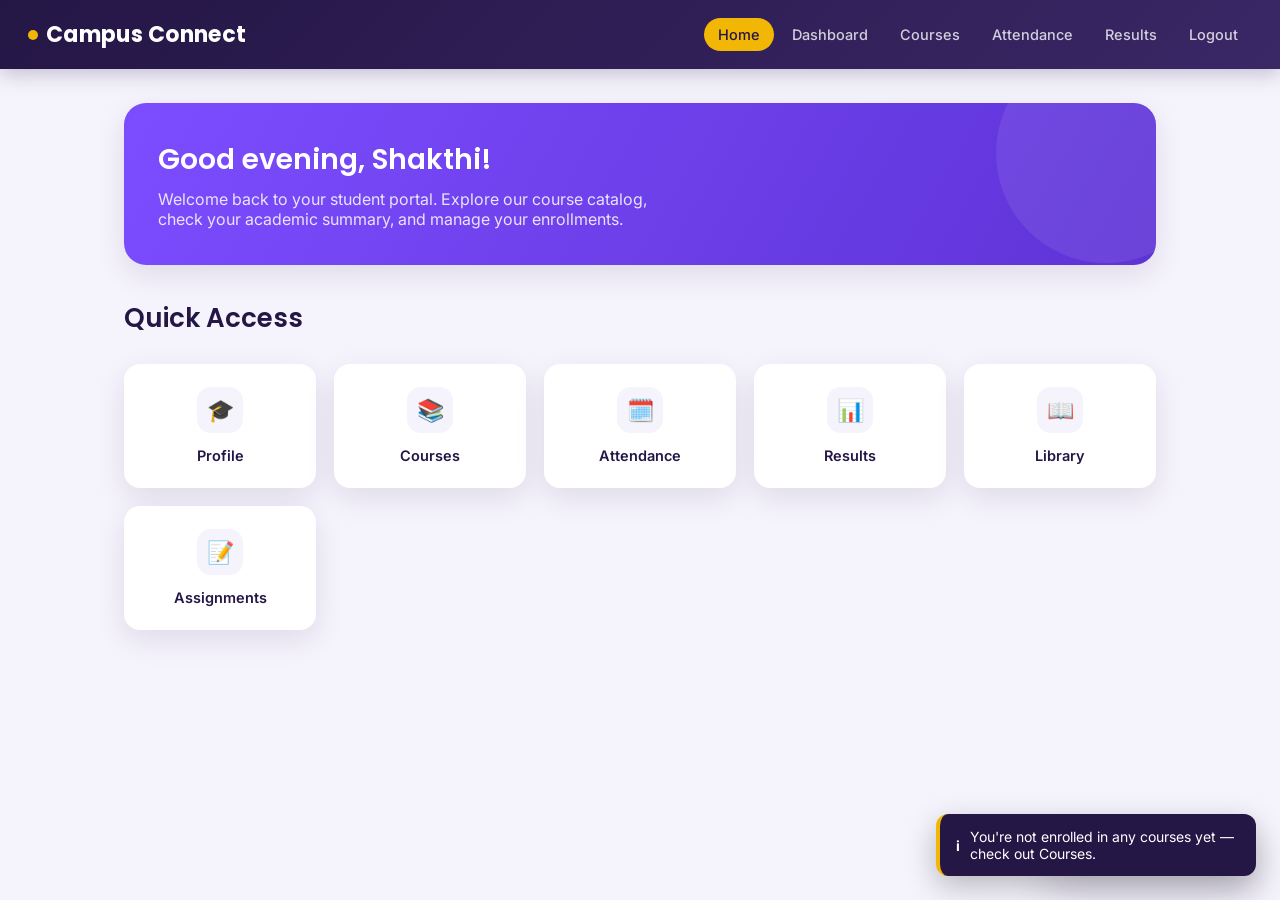
<file: index.html>
<!DOCTYPE html>
<html lang="en">
<head>
<meta charset="UTF-8">
<meta name="viewport" content="width=device-width, initial-scale=1.0">
<meta http-equiv="refresh" content="0; url=Home.html">
<title>Campus Connect</title>
</head>
<body>
<p>Opening Campus Connect… <a href="Home.html">Continue to the home page</a></p>
<script>window.location.replace("Home.html");</script>
</body>
</html>
</file>
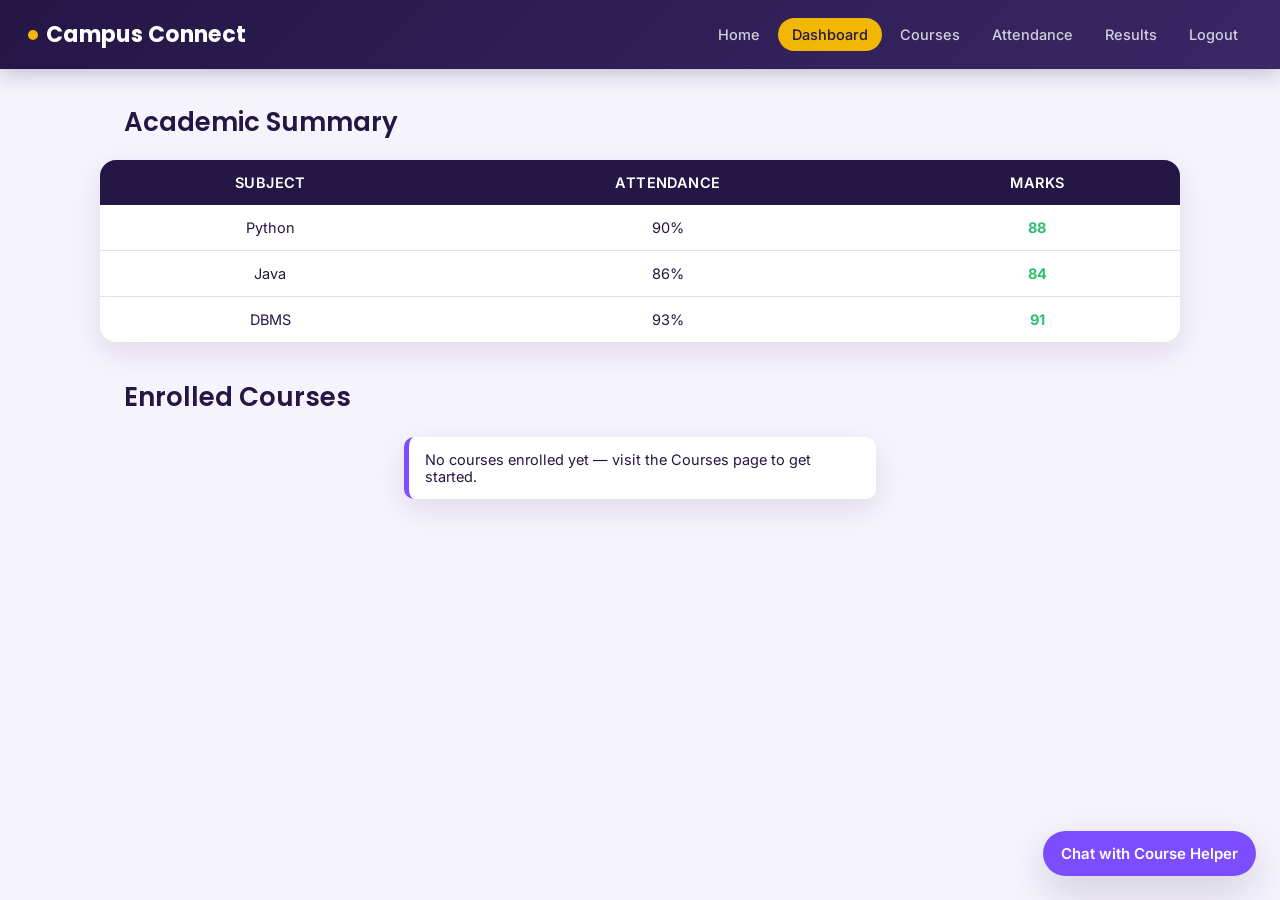
<file: Dashboard.html>
<!DOCTYPE html>
<html lang="en">
<head>
<meta charset="UTF-8">
<meta name="viewport" content="width=device-width, initial-scale=1.0">
<title>Campus Connect — Dashboard</title>
<link rel="preconnect" href="https://fonts.googleapis.com">
<link href="https://fonts.googleapis.com/css2?family=Poppins:wght@500;600;700&family=Inter:wght@400;500;600&display=swap" rel="stylesheet">
<link rel="stylesheet" href="style.css">
</head>
<body>

<div class="topbar">
    <div class="brand"><span class="dot"></span>Campus Connect</div>
    <nav class="navlinks">
        <a class="nav" href="Home.html">Home</a>
        <a class="nav" href="Dashboard.html">Dashboard</a>
        <a class="nav" href="Courses.html">Courses</a>
        <a class="nav">Attendance</a>
        <a class="nav">Results</a>
        <a class="nav" href="Login.html">Logout</a>
    </nav>
</div>

<div class="page-head" id="profile">
    <h2 style="text-align:left;margin-left:0;">Academic Summary</h2>
</div>

<table>
<tr>
<th>Subject</th>
<th>Attendance</th>
<th>Marks</th>
</tr>
<tr>
<td>Python</td>
<td>90%</td>
<td class="grade-good">88</td>
</tr>
<tr>
<td>Java</td>
<td>86%</td>
<td class="grade-good">84</td>
</tr>
<tr>
<td>DBMS</td>
<td>93%</td>
<td class="grade-good">91</td>
</tr>
</table>

<div class="section">
    <h2 style="text-align:left;margin-left:0;">Enrolled Courses</h2>
</div>

<ul id="courseList"></ul>

<script src="app.js"></script>
<script src="auth.js"></script>
<script>

function renderEnrolled(){
    const courses = getEnrolledCourses();
    const list = document.getElementById("courseList");
    list.innerHTML = "";

    if(courses.length === 0){
        list.innerHTML = "<li>No courses enrolled yet — visit the Courses page to get started.</li>";
        return;
    }

    courses.forEach(function(courseId){
        const meta = COURSES.find(course => course.id === courseId);
        const li = document.createElement("li");
        const name = document.createElement("strong");
        name.textContent = meta ? meta.name : courseId;
        li.appendChild(name);
        if(meta){
            li.appendChild(document.createElement("br"));
            if(meta.department){
                const dept = document.createElement("span");
                dept.className = "dept-badge";
                dept.style.margin = "6px 8px 6px 0";
                dept.textContent = meta.department;
                li.appendChild(dept);
            }
            if(meta.instructor){
                const inst = document.createElement("span");
                inst.style.fontSize = "12.5px";
                inst.style.color = "var(--muted)";
                inst.style.marginRight = "10px";
                inst.textContent = "• " + meta.instructor;
                li.appendChild(inst);
            }
            li.appendChild(document.createElement("br"));
            const link = document.createElement("a");
            link.href = courseUrl(meta);
            link.target = "_blank";
            link.rel = "noopener noreferrer";
            link.textContent = "View Course →";
            link.style.display = "inline-block";
            link.style.marginTop = "4px";
            link.style.fontWeight = "600";
            link.style.color = "var(--violet-deep)";
            li.appendChild(link);
        }else{
            const note = document.createElement("div");
            note.className = "course-note";
            note.textContent = "Course details will appear once loaded.";
            li.appendChild(note);
        }
        list.appendChild(li);
    });
}

renderEnrolled();
if(COURSES.length === 0){
    fetchCourseCatalog(0).then(renderEnrolled).catch(function(error){
        console.error("Could not load course details for the dashboard:", error);
    });
}
</script>

</body>
</html>
</file>
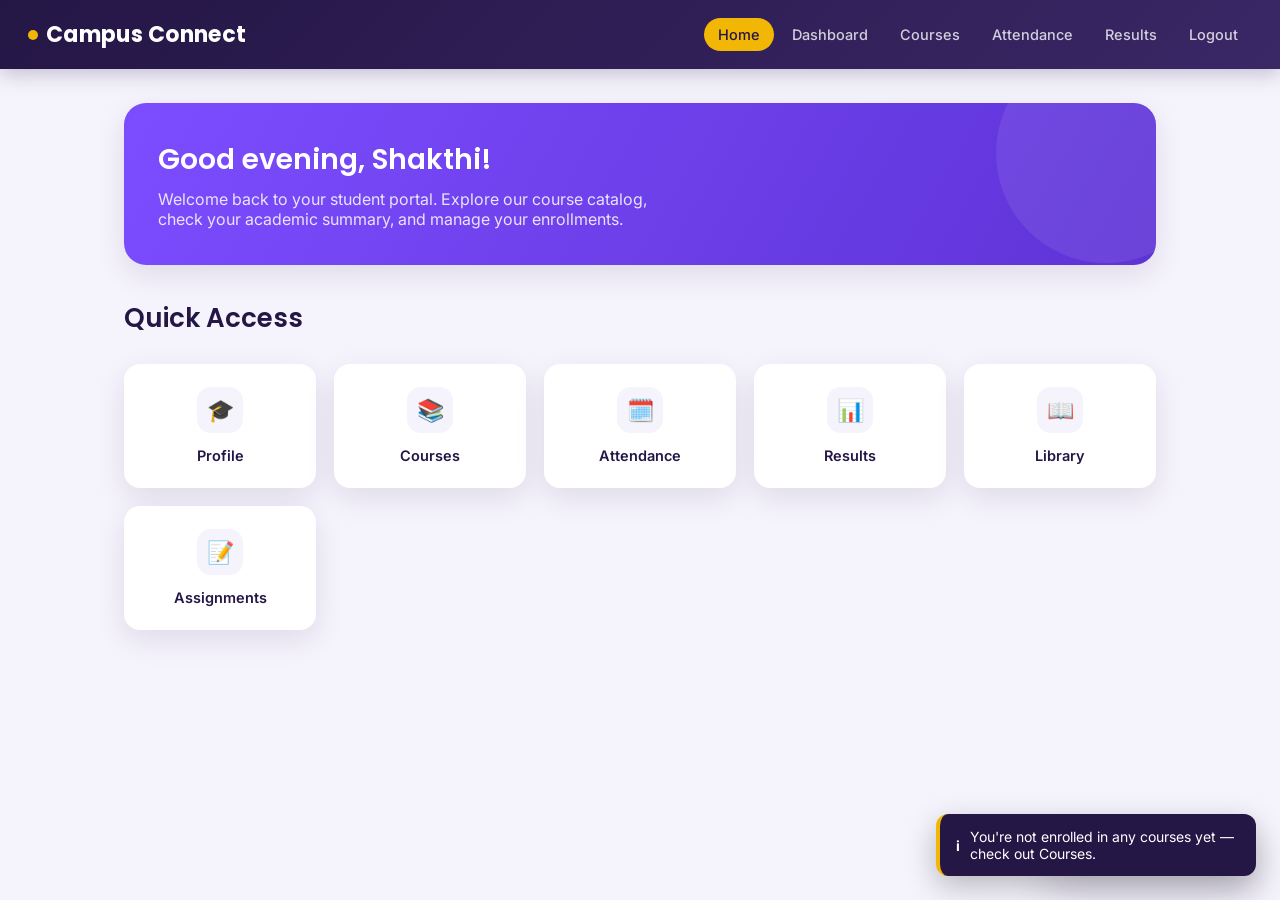
<file: Home.html>
<!DOCTYPE html>
<html lang="en">
<head>
<meta charset="UTF-8">
<meta name="viewport" content="width=device-width, initial-scale=1.0">
<title>Campus Connect — Home</title>
<link rel="preconnect" href="https://fonts.googleapis.com">
<link href="https://fonts.googleapis.com/css2?family=Poppins:wght@500;600;700&family=Inter:wght@400;500;600&display=swap" rel="stylesheet">
<link rel="stylesheet" href="style.css">
</head>
<body>

<div class="topbar">
    <div class="brand"><span class="dot"></span>Campus Connect</div>
    <nav class="navlinks">
        <a class="nav" href="Home.html">Home</a>
        <a class="nav" href="Dashboard.html">Dashboard</a>
        <a class="nav" href="Courses.html">Courses</a>
        <a class="nav">Attendance</a>
        <a class="nav">Results</a>
        <a class="nav" href="Login.html">Logout</a>
    </nav>
</div>

<div class="hero">
    <div class="hero-card">
        <h2 id="greeting">Hello!</h2>
        <p>Welcome back to your student portal. Explore our course catalog, check your academic summary, and manage your enrollments.</p>
    </div>
</div>

<div class="page-head">
    <h2 style="text-align:left;margin-left:0;">Quick Access</h2>
</div>

<div class="quick-grid">
    <a class="quick-card" href="Dashboard.html#profile">
        <div class="quick-icon">🎓</div>
        <span>Profile</span>
    </a>
    <a class="quick-card" href="Courses.html">
        <div class="quick-icon">📚</div>
        <span>Courses</span>
    </a>
    <a class="quick-card" href="Dashboard.html">
        <div class="quick-icon">🗓️</div>
        <span>Attendance</span>
    </a>
    <a class="quick-card" href="Dashboard.html">
        <div class="quick-icon">📊</div>
        <span>Results</span>
    </a>
    <a class="quick-card" id="libraryCard">
        <div class="quick-icon">📖</div>
        <span>Library</span>
    </a>
    <a class="quick-card" id="assignmentsCard">
        <div class="quick-icon">📝</div>
        <span>Assignments</span>
    </a>
</div>

<script src="app.js"></script>
<script src="auth.js"></script>
<script>
document.getElementById("libraryCard").addEventListener("click", function(){
    showToast("Library module coming soon.", "info");
});
document.getElementById("assignmentsCard").addEventListener("click", function(){
    showToast("Assignments module coming soon.", "info");
});

document.addEventListener("DOMContentLoaded", function(){
    const hour = new Date().getHours();
    let timeGreeting = "Hello";
    if(hour < 12) timeGreeting = "Good morning";
    else if(hour < 18) timeGreeting = "Good afternoon";
    else timeGreeting = "Good evening";

    const user = getCurrentUser();
    const firstName = user ? user.name.split(" ")[0] : "Shakthi";

    document.getElementById("greeting").textContent = timeGreeting + ", " + firstName + "!";

    const courses = getEnrolledCourses();
    if(courses.length === 0){
        showToast("You're not enrolled in any courses yet — check out Courses.", "info", 4000);
    }else{
        showToast("You have " + courses.length + " course" + (courses.length > 1 ? "s" : "") + " enrolled.", "success", 3500);
    }
});
</script>

</body>
</html>
</file>
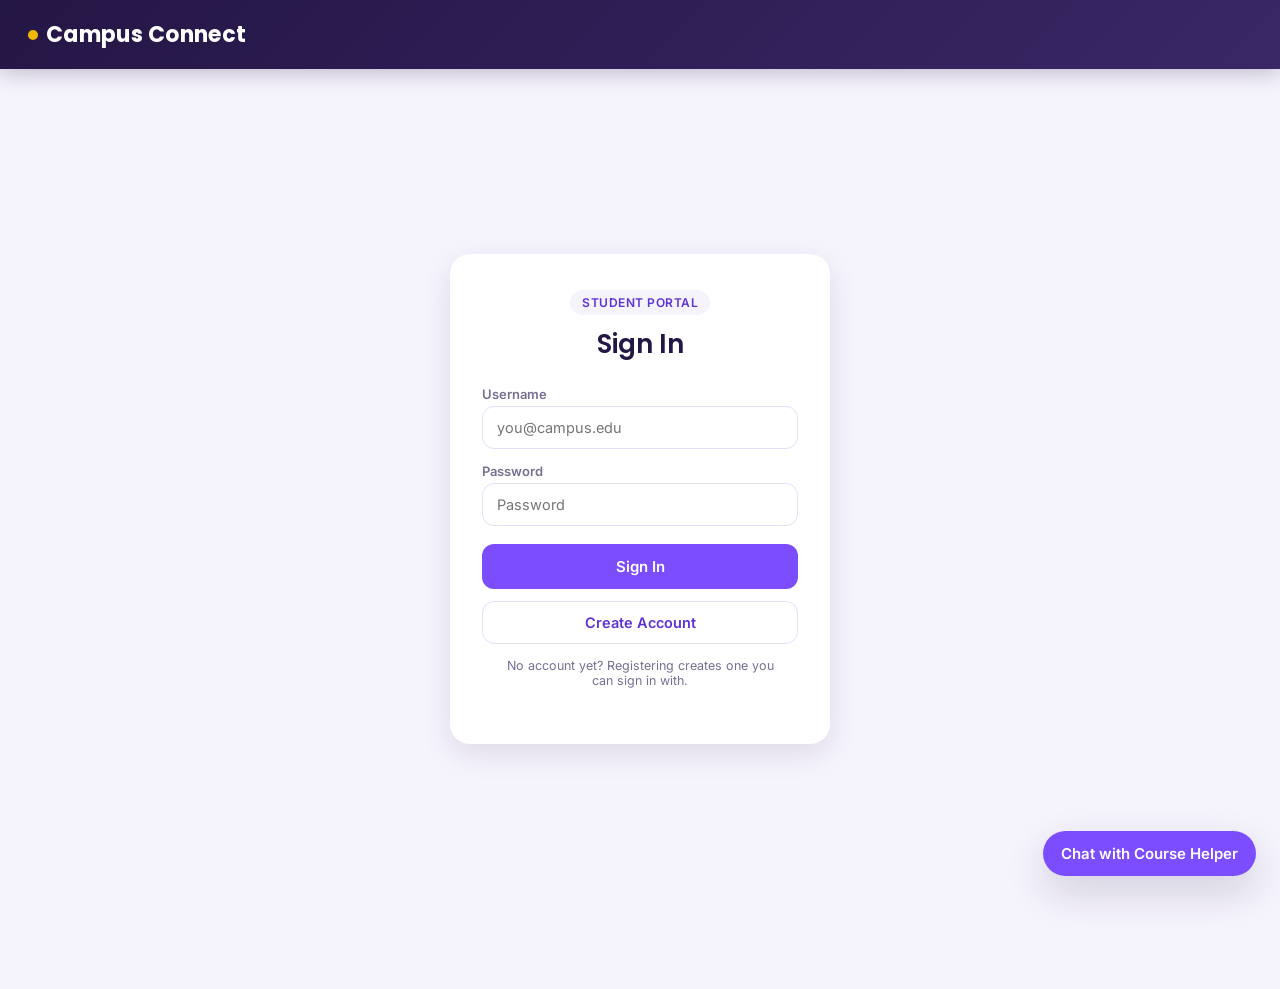
<file: Login.html>
<!DOCTYPE html>
<html lang="en">
<head>
<meta charset="UTF-8">
<meta name="viewport" content="width=device-width, initial-scale=1.0">
<title>Campus Connect — Sign In</title>
<link rel="preconnect" href="https://fonts.googleapis.com">
<link href="https://fonts.googleapis.com/css2?family=Poppins:wght@500;600;700&family=Inter:wght@400;500;600&display=swap" rel="stylesheet">
<link rel="stylesheet" href="style.css">
</head>
<body>

<div class="topbar">
    <div class="brand"><span class="dot"></span>Campus Connect</div>
</div>

<div class="auth-wrap">
<form id="loginForm">
    <div class="form-title">
        <div class="badge">Student Portal</div>
        <h2>Sign In</h2>
    </div>

    <label class="field-label" for="email">Username</label>
    <input id="email" type="email" placeholder="you@campus.edu" required>

    <label class="field-label" for="password">Password</label>
    <input id="password" type="password" placeholder="Password" required>

    <button type="submit">Sign In</button>
    <a class="btn" href="Register.html">Create Account</a>
    <p class="form-hint">No account yet? Registering creates one you can sign in with.</p>
</form>
</div>

<script src="app.js"></script>
<script src="auth.js"></script>
<script>
document.getElementById("loginForm").addEventListener("submit", function(e){
    e.preventDefault();

    const email = document.getElementById("email").value.trim();
    const password = document.getElementById("password").value;

    const success = loginUser(email, password);

    if(success){
        setTimeout(function(){
            window.location.href = "Home.html";
        }, 900);
    }
});
</script>

</body>
</html>
</file>
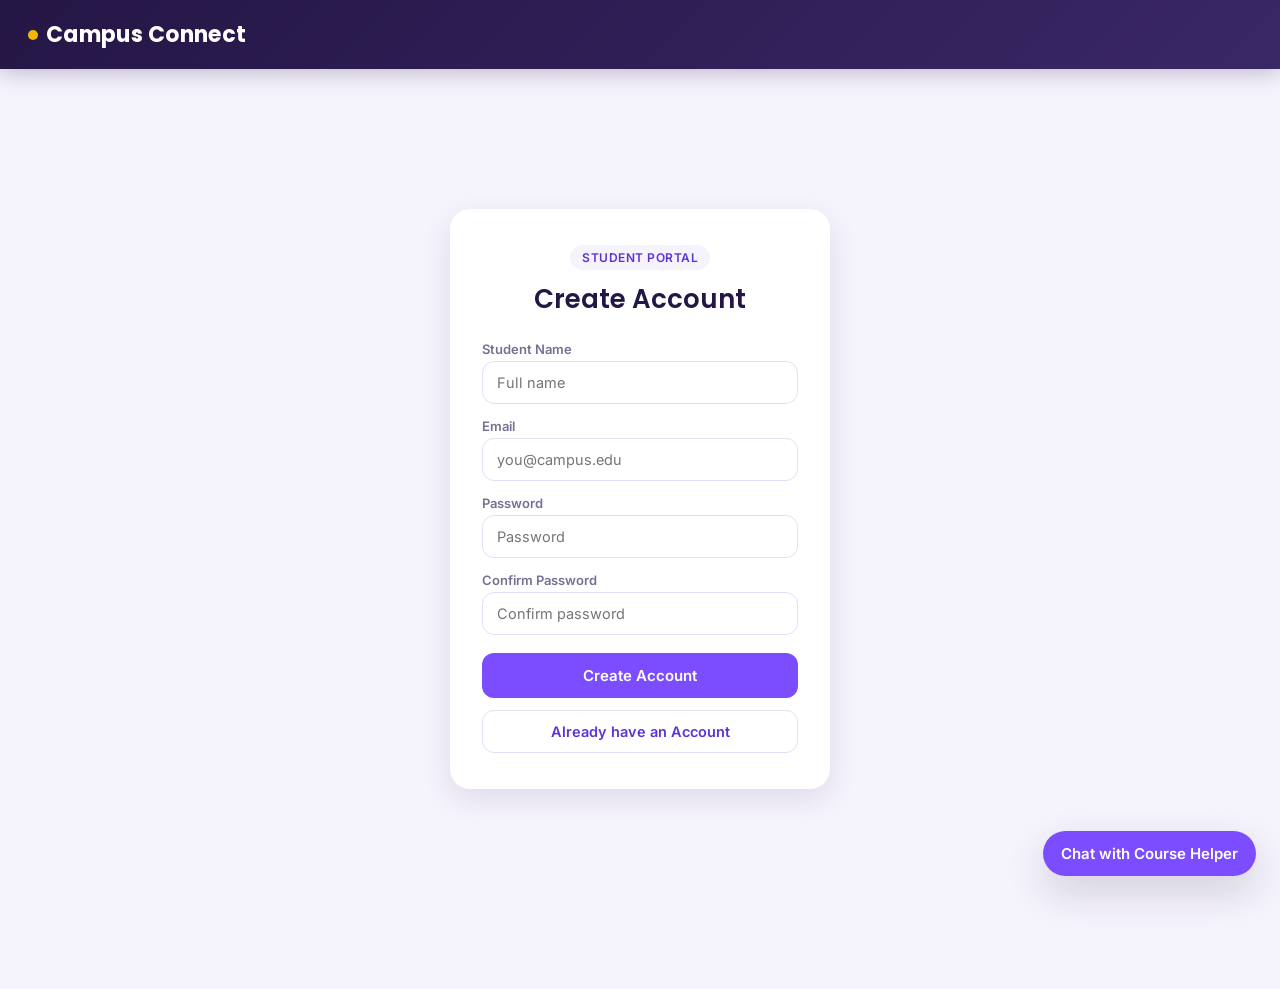
<file: Register.html>
<!DOCTYPE html>
<html lang="en">
<head>
<meta charset="UTF-8">
<meta name="viewport" content="width=device-width, initial-scale=1.0">
<title>Campus Connect — Register</title>
<link rel="preconnect" href="https://fonts.googleapis.com">
<link href="https://fonts.googleapis.com/css2?family=Poppins:wght@500;600;700&family=Inter:wght@400;500;600&display=swap" rel="stylesheet">
<link rel="stylesheet" href="style.css">
</head>
<body>

<div class="topbar">
    <div class="brand"><span class="dot"></span>Campus Connect</div>
</div>

<div class="auth-wrap">
<form id="registerForm">
    <div class="form-title">
        <div class="badge">Student Portal</div>
        <h2>Create Account</h2>
    </div>

    <label class="field-label" for="name">Student Name</label>
    <input id="name" type="text" placeholder="Full name" required>

    <label class="field-label" for="email">Email</label>
    <input id="email" type="email" placeholder="you@campus.edu" required>

    <label class="field-label" for="password">Password</label>
    <input id="password" type="password" placeholder="Password" required>

    <label class="field-label" for="confirm">Confirm Password</label>
    <input id="confirm" type="password" placeholder="Confirm password" required>

    <button type="submit">Create Account</button>
    <a class="btn" href="Login.html">Already have an Account</a>
</form>
</div>

<script src="app.js"></script>
<script src="auth.js"></script>
<script>
document.getElementById("registerForm").addEventListener("submit", function(e){
    e.preventDefault();

    const name = document.getElementById("name").value.trim();
    const email = document.getElementById("email").value.trim();
    const password = document.getElementById("password").value;
    const confirm = document.getElementById("confirm").value;

    const success = registerUser(name, email, password, confirm);

    if(success){
        setTimeout(function(){
            window.location.href = "Home.html";
        }, 900);
    }
});
</script>

</body>
</html>
</file>
<file: style.css>
/* ============================================
   Campus Connect — shared styles
   Palette: ink #241645, violet #7C4DFF,
            gold #F2B705, mint #2FBF71,
            paper #F5F3FC
   ============================================ */

:root{
    --ink:#241645;
    --ink-soft:#3a2766;
    --violet:#7C4DFF;
    --violet-deep:#5E33D6;
    --gold:#F2B705;
    --mint:#2FBF71;
    --danger:#E5484D;
    --paper:#F5F3FC;
    --card:#FFFFFF;
    --text:#241645;
    --muted:#786f92;
    --line:#E4DEFA;
    --radius:16px;
    --shadow:0 10px 30px rgba(36,22,69,.10);
    --shadow-hover:0 16px 40px rgba(36,22,69,.16);
}

*{
    margin:0;
    padding:0;
    box-sizing:border-box;
}

body{
    font-family:'Inter',-apple-system,Segoe UI,sans-serif;
    background:var(--paper);
    color:var(--text);
    min-height:100vh;
    padding-bottom:60px;
}

h1,h2,h3,.brand{
    font-family:'Poppins',Inter,sans-serif;
}

/* ---------- Top bar ---------- */

.topbar{
    background:linear-gradient(135deg,var(--ink) 0%,var(--ink-soft) 100%);
    color:#fff;
    padding:18px 28px;
    display:flex;
    align-items:center;
    justify-content:space-between;
    flex-wrap:wrap;
    gap:12px;
    box-shadow:0 4px 20px rgba(36,22,69,.25);
    position:sticky;
    top:0;
    z-index:100;
}

.brand{
    font-size:22px;
    font-weight:700;
    letter-spacing:.3px;
    display:flex;
    align-items:center;
    gap:8px;
}

.brand .dot{
    width:10px;
    height:10px;
    border-radius:50%;
    background:var(--gold);
    display:inline-block;
}

nav.navlinks{
    display:flex;
    align-items:center;
    gap:4px;
    flex-wrap:wrap;
}

.nav{
    display:inline-block;
    text-decoration:none;
    cursor:pointer;
    padding:8px 14px;
    color:rgba(255,255,255,.78);
    font-weight:500;
    font-size:14.5px;
    border-radius:20px;
    transition:.2s;
}

.nav:hover{
    color:#fff;
    background:rgba(255,255,255,.10);
}

.nav.active{
    color:var(--ink);
    background:var(--gold);
}

/* legacy h1 (kept minimal in case referenced elsewhere) */
h1{ display:none; }

/* ---------- Page heading ---------- */

.page-head{
    max-width:1080px;
    margin:34px auto 8px;
    padding:0 24px;
}

h2{
    color:var(--ink);
    font-size:26px;
    font-weight:600;
    margin:0 0 4px;
}

.subtext{
    color:var(--muted);
    font-size:15px;
    margin-bottom:10px;
}

hr{
    display:none;
}

/* ---------- Hero (Home) ---------- */

.hero{
    max-width:1080px;
    margin:34px auto;
    padding:0 24px;
}

.hero-card{
    background:linear-gradient(120deg,var(--violet) 0%,var(--violet-deep) 100%);
    color:#fff;
    border-radius:22px;
    padding:36px 34px;
    box-shadow:var(--shadow);
    position:relative;
    overflow:hidden;
}

.hero-card::after{
    content:"";
    position:absolute;
    right:-60px;
    top:-60px;
    width:220px;
    height:220px;
    border-radius:50%;
    background:rgba(255,255,255,.08);
}

.hero-card h2{
    color:#fff;
    font-size:28px;
}

.hero-card p{
    color:rgba(255,255,255,.85);
    text-align:left;
    margin:8px 0 0;
    max-width:520px;
}

.quick-grid{
    max-width:1080px;
    margin:26px auto 0;
    padding:0 24px;
    display:grid;
    grid-template-columns:repeat(auto-fit,minmax(160px,1fr));
    gap:18px;
}

.quick-card{
    background:var(--card);
    border-radius:var(--radius);
    padding:22px 18px;
    text-align:center;
    box-shadow:var(--shadow);
    text-decoration:none;
    color:var(--text);
    cursor:pointer;
    transition:transform .2s, box-shadow .2s;
    border:1px solid transparent;
}

.quick-card:hover{
    transform:translateY(-4px);
    box-shadow:var(--shadow-hover);
    border-color:var(--line);
}

.quick-icon{
    width:46px;
    height:46px;
    margin:0 auto 12px;
    border-radius:14px;
    display:flex;
    align-items:center;
    justify-content:center;
    font-size:22px;
    background:var(--paper);
}

.quick-card span{
    font-weight:600;
    font-size:14.5px;
}

/* ---------- Forms (Login / Register) ---------- */

.auth-wrap{
    min-height:calc(100vh - 40px);
    display:flex;
    align-items:center;
    justify-content:center;
    padding:40px 20px;
}

form{
    width:380px;
    max-width:100%;
    background:var(--card);
    padding:36px 32px;
    border-radius:20px;
    box-shadow:var(--shadow);
}

.form-title{
    text-align:center;
    margin-bottom:22px;
}

.form-title .badge{
    display:inline-block;
    background:var(--paper);
    color:var(--violet-deep);
    font-size:12px;
    font-weight:600;
    letter-spacing:.5px;
    text-transform:uppercase;
    padding:5px 12px;
    border-radius:20px;
    margin-bottom:10px;
}

.form-title h2{
    margin:0;
}

label.field-label{
    display:block;
    font-size:13px;
    font-weight:600;
    color:var(--muted);
    margin:14px 0 4px;
}

input{
    width:100%;
    padding:12px 14px;
    border:1.5px solid var(--line);
    border-radius:12px;
    font-size:14.5px;
    outline:none;
    transition:border-color .2s, box-shadow .2s;
    font-family:inherit;
}

input:focus{
    border-color:var(--violet);
    box-shadow:0 0 0 3px rgba(124,77,255,.15);
}

button{
    width:100%;
    padding:13px;
    border:none;
    background:var(--violet);
    color:#fff;
    border-radius:12px;
    cursor:pointer;
    font-size:15px;
    font-weight:600;
    font-family:inherit;
    margin-top:18px;
    transition:background .2s, transform .2s;
}

button:hover{
    background:var(--violet-deep);
    transform:translateY(-1px);
}

.btn{
    width:100%;
    display:block;
    padding:12px;
    border:none;
    background:transparent;
    color:var(--violet-deep);
    border:1.5px solid var(--line);
    border-radius:12px;
    cursor:pointer;
    font-size:14.5px;
    font-weight:600;
    text-decoration:none;
    text-align:center;
    margin-top:12px;
    transition:.2s;
}

.btn:hover{
    background:var(--paper);
}

.form-hint{
    text-align:center;
    color:var(--muted);
    font-size:12.5px;
    margin-top:14px;
}

/* ---------- Table (Dashboard) ---------- */

table{
    width:100%;
    max-width:1080px;
    margin:18px auto;
    border-collapse:collapse;
    background:var(--card);
    box-shadow:var(--shadow);
    border-radius:var(--radius);
    overflow:hidden;
}

th{
    background:var(--ink);
    color:#fff;
    font-weight:600;
    font-size:13.5px;
    text-transform:uppercase;
    letter-spacing:.4px;
}

th,td{
    padding:14px 16px;
    text-align:center;
    font-size:14.5px;
}

tr:not(:last-child) td{
    border-bottom:1px solid var(--line);
}

td.grade-good{ color:var(--mint); font-weight:700; }
td.grade-ok{ color:var(--gold); font-weight:700; }

.section{
    max-width:1080px;
    margin:36px auto 12px;
    padding:0 24px;
}

/* ---------- Enrolled list / generic lists ---------- */

ul,ol{
    max-width:520px;
    margin:20px auto;
    padding:0 24px;
    list-style:none;
}

li{
    background:var(--card);
    margin:10px 0;
    padding:14px 16px;
    border-left:5px solid var(--violet);
    border-radius:10px;
    box-shadow:var(--shadow);
    font-size:14.5px;
}

.progress-mini{
    height:6px;
    background:var(--line);
    border-radius:6px;
    margin-top:8px;
    overflow:hidden;
}

.progress-mini > span{
    display:block;
    height:100%;
    background:var(--mint);
    border-radius:6px;
    transition:width .4s;
}

p{
    text-align:center;
    margin:20px;
    color:var(--muted);
}

/* ---------- Course cards ---------- */

.course-grid{
    max-width:1080px;
    margin:10px auto 40px;
    padding:0 24px;
    display:grid;
    grid-template-columns:repeat(auto-fit,minmax(320px,1fr));
    gap:24px;
}

.course-card{
    width:auto;
    background:var(--card);
    margin:0;
    padding:24px;
    border-radius:var(--radius);
    box-shadow:var(--shadow);
    text-align:left;
    transition:transform .25s, box-shadow .25s, border-color .25s;
    border:1px solid rgba(228,222,250,.7);
    display:flex;
    flex-direction:column;
}

.course-card:hover{
    transform:translateY(-5px);
    box-shadow:var(--shadow-hover);
    border-color:var(--violet);
}

.api-course-card{
    display:flex;
    flex-direction:column;
}

.course-image{
    width:100%;
    height:180px;
    margin-bottom:16px;
    border-radius:14px;
    object-fit:cover;
    background:linear-gradient(135deg, var(--ink) 0%, var(--violet-deep) 100%);
    box-shadow:0 4px 14px rgba(36,22,69,.10);
}

.course-search{
    max-width:520px;
    background:var(--card);
}

.catalog-status{
    text-align:left;
    margin:12px 0 6px;
    font-size:13.5px;
    color:var(--ink-soft);
    font-weight:500;
}

.filter-pills{
    display:flex;
    flex-wrap:wrap;
    gap:8px;
    margin:14px 0 10px;
}

.filter-pill{
    width:auto;
    margin-top:0;
    padding:8px 16px;
    border-radius:24px;
    background:var(--card);
    border:1.5px solid var(--line);
    color:var(--muted);
    font-size:13px;
    font-weight:600;
    cursor:pointer;
    transition:all .2s ease;
}

.filter-pill:hover{
    background:var(--paper);
    color:var(--ink);
    border-color:var(--violet);
    transform:translateY(-1px);
}

.filter-pill.active{
    background:var(--violet);
    color:#fff;
    border-color:var(--violet);
    box-shadow:0 4px 12px rgba(124,77,255,.35);
}

.dept-badge{
    font-size:11px;
    font-weight:700;
    text-transform:uppercase;
    letter-spacing:.4px;
    padding:4px 9px;
    border-radius:14px;
    background:#EEF2FF;
    color:#4338CA;
    display:inline-block;
    margin-bottom:6px;
}

.catalog-empty{
    grid-column:1 / -1;
    padding:32px 20px;
    text-align:center;
    background:var(--card);
    border-radius:var(--radius);
    box-shadow:var(--shadow);
}

.catalog-more{
    max-width:1080px;
    margin:0 auto 40px;
    padding:0 24px;
    text-align:center;
}

.catalog-more button{
    width:auto;
    min-width:220px;
    padding:12px 22px;
}

.button-link{
    flex:1;
    display:flex;
    align-items:center;
    justify-content:center;
    padding:12px 10px;
    border:1.5px solid var(--line);
    border-radius:12px;
    color:var(--violet-deep);
    font-size:13px;
    font-weight:600;
    text-align:center;
    text-decoration:none;
}

.button-link:hover{
    background:var(--paper);
}

.course-note{
    margin-top:8px;
    color:var(--muted);
    font-size:12px;
}

.card-badges{
    display:flex;
    align-items:center;
    justify-content:space-between;
    gap:10px;
    margin-bottom:12px;
}

.course-top{
    display:flex;
    align-items:flex-start;
    justify-content:space-between;
    gap:10px;
}

.course-card h3,
.course-name{
    color:var(--ink) !important;
    text-align:left;
    margin:0 0 10px 0;
    font-size:20px !important;
    font-weight:700 !important;
    line-height:1.35;
    letter-spacing:-0.2px;
    display:block;
    width:100%;
    word-break:normal;
    overflow-wrap:break-word;
}

.instructor-row{
    display:flex;
    align-items:center;
    gap:6px;
    font-size:13.5px;
    color:var(--ink-soft);
    margin:0 0 12px;
    padding-bottom:10px;
    border-bottom:1px solid var(--line);
}

.instructor-text strong{
    color:var(--violet-deep);
    font-weight:700;
}

.course-image-wrap{
    position:relative;
    width:100%;
    height:180px;
    margin-bottom:16px;
    border-radius:14px;
    overflow:hidden;
    background:linear-gradient(135deg, #1f1338 0%, #3e1b7a 50%, #5E33D6 100%);
    box-shadow:0 4px 14px rgba(36,22,69,.12);
}

.course-image-wrap .course-image{
    width:100%;
    height:100%;
    margin-bottom:0;
    border-radius:14px;
    object-fit:cover;
    display:block;
}

.course-image-wrap.fallback-mode .course-image{
    display:none;
}

.image-overlay-title{
    display:none;
    position:absolute;
    inset:0;
    flex-direction:column;
    align-items:center;
    justify-content:center;
    padding:20px;
    text-align:center;
    background:linear-gradient(135deg, #1f1338 0%, #3e1b7a 50%, #5E33D6 100%);
    color:#fff;
}

.course-image-wrap.fallback-mode .image-overlay-title{
    display:flex;
}

.image-overlay-title .overlay-icon{
    font-size:36px;
    margin-bottom:8px;
}

.image-overlay-title .overlay-name{
    font-size:16px;
    font-weight:700;
    color:#fff;
    line-height:1.3;
    max-width:92%;
}

.level-badge{
    flex-shrink:0;
    font-size:11px;
    font-weight:700;
    text-transform:uppercase;
    letter-spacing:.4px;
    padding:5px 11px;
    border-radius:20px;
    background:var(--paper);
    color:var(--violet-deep);
    white-space:nowrap;
    border:1px solid var(--line);
}

.course-card p,
.course-description{
    color:#585070;
    text-align:left;
    margin:0 0 16px;
    font-size:14px;
    line-height:1.55;
    flex-grow:1;
}

.course-meta{
    display:flex;
    flex-wrap:wrap;
    gap:12px;
    font-size:12.5px;
    color:var(--muted);
    margin-bottom:14px;
}

.course-meta span{
    display:inline-flex;
    align-items:center;
    gap:4px;
}

.course-meta strong{
    color:var(--ink);
    font-weight:600;
}

.course-actions{
    display:flex;
    gap:10px;
}

.course-actions button{
    flex:1;
    width:auto;
    margin-top:0;
}

.btn-secondary{
    background:var(--paper);
    color:var(--violet-deep);
}

.btn-secondary:hover{
    background:var(--line);
}

.btn-enrolled{
    background:var(--mint) !important;
}

/* ---------- Learning path stepper ---------- */

.path-panel{
    margin-top:18px;
    padding-top:18px;
    border-top:1px dashed var(--line);
    display:none;
}

.path-panel.open{
    display:block;
}

.path-progress-label{
    display:flex;
    justify-content:space-between;
    font-size:12.5px;
    color:var(--muted);
    margin-bottom:8px;
}

.path-progress-label b{
    color:var(--violet-deep);
}

.steps{
    display:flex;
    flex-direction:column;
    gap:0;
}

.step{
    display:flex;
    gap:12px;
    position:relative;
    padding-bottom:18px;
    cursor:pointer;
}

.step:last-child{
    padding-bottom:0;
}

.step-dot{
    width:26px;
    height:26px;
    border-radius:50%;
    background:var(--paper);
    border:2px solid var(--line);
    color:var(--muted);
    font-size:12px;
    font-weight:700;
    display:flex;
    align-items:center;
    justify-content:center;
    flex-shrink:0;
    z-index:1;
    transition:.2s;
}

.step:not(:last-child)::before{
    content:"";
    position:absolute;
    left:12px;
    top:26px;
    bottom:0;
    width:2px;
    background:var(--line);
}

.step.done .step-dot{
    background:var(--mint);
    border-color:var(--mint);
    color:#fff;
}

.step.done:not(:last-child)::before{
    background:var(--mint);
}

.step-body{
    padding-top:2px;
}

.step-title{
    font-size:14px;
    font-weight:600;
    color:var(--ink);
}

.step.done .step-title{
    color:var(--mint);
}

.step-desc{
    font-size:12.5px;
    color:var(--muted);
    margin-top:2px;
}

.path-lock-note{
    font-size:12px;
    color:var(--muted);
    text-align:center;
    padding:10px;
    background:var(--paper);
    border-radius:10px;
}

/* ---------- Toasts ---------- */

#toast-stack{
    position:fixed;
    bottom:24px;
    right:24px;
    display:flex;
    flex-direction:column;
    gap:10px;
    z-index:9999;
}

.toast{
    min-width:240px;
    max-width:320px;
    background:var(--ink);
    color:#fff;
    padding:14px 16px;
    border-radius:12px;
    box-shadow:0 10px 30px rgba(0,0,0,.25);
    font-size:14px;
    display:flex;
    align-items:center;
    gap:10px;
    animation:toast-in .25s ease-out;
    border-left:4px solid var(--violet);
}

.toast.success{ border-left-color:var(--mint); }
.toast.error{ border-left-color:var(--danger); }
.toast.info{ border-left-color:var(--gold); }

.toast.hide{
    animation:toast-out .25s ease-in forwards;
}

/* ---------- Course Helper chat ---------- */

.chat-launcher{
    position:fixed;
    right:24px;
    bottom:24px;
    z-index:1000;
    width:auto;
    max-width:calc(100vw - 32px);
    margin:0;
    padding:13px 18px;
    border-radius:24px;
    box-shadow:var(--shadow-hover);
}

.chat-panel{
    position:fixed;
    right:24px;
    bottom:86px;
    z-index:1001;
    display:flex;
    flex-direction:column;
    width:min(370px, calc(100vw - 32px));
    height:min(500px, calc(100vh - 120px));
    overflow:hidden;
    background:var(--card);
    border:1px solid var(--line);
    border-radius:18px;
    box-shadow:var(--shadow-hover);
}

.chat-panel[hidden]{
    display:none;
}

.chat-header{
    display:flex;
    align-items:center;
    justify-content:space-between;
    padding:14px 16px;
    color:#fff;
    background:var(--ink);
}

.chat-header strong,
.chat-header span{
    display:block;
}

.chat-header span{
    margin-top:3px;
    color:rgba(255,255,255,.75);
    font-size:12px;
}

.chat-header .chat-close{
    width:34px;
    height:34px;
    margin:0;
    padding:0;
    color:#fff;
    background:transparent;
    font-size:24px;
}

.chat-messages{
    flex:1;
    display:flex;
    flex-direction:column;
    gap:10px;
    overflow-y:auto;
    padding:14px;
}

.chat-message{
    max-width:90%;
    padding:10px 12px;
    border-radius:14px;
    background:var(--paper);
    font-size:13px;
}

.chat-message p{
    margin:0;
    color:var(--text);
    text-align:left;
    line-height:1.45;
}

.chat-message.user{
    align-self:flex-end;
    background:#ece5ff;
}

.chat-message a{
    display:block;
    margin-top:8px;
    color:var(--violet-deep);
    font-weight:600;
    text-decoration:none;
}

.chat-message a:hover{
    text-decoration:underline;
}

.chat-form{
    display:flex;
    align-items:center;
    gap:8px;
    width:100%;
    padding:12px;
    border-top:1px solid var(--line);
    box-shadow:none;
}

.chat-form input{
    min-width:0;
    padding:10px;
}

.chat-form button{
    width:auto;
    flex-shrink:0;
    margin:0;
    padding:10px 13px;
}

.sr-only{
    position:absolute;
    width:1px;
    height:1px;
    padding:0;
    margin:-1px;
    overflow:hidden;
    clip:rect(0,0,0,0);
    white-space:nowrap;
    border:0;
}

@keyframes toast-in{
    from{ opacity:0; transform:translateX(30px); }
    to{ opacity:1; transform:translateX(0); }
}

@keyframes toast-out{
    from{ opacity:1; transform:translateX(0); }
    to{ opacity:0; transform:translateX(30px); }
}

/* ---------- Responsive ---------- */

@media(max-width:640px){
    .topbar{ padding:14px 16px; }
    nav.navlinks{ width:100%; justify-content:flex-start; gap:2px; }
    .nav{ padding:6px 10px; font-size:13.5px; }
    .hero-card{ padding:26px 22px; }
    form{ padding:28px 22px; }
    #toast-stack{ right:12px; left:12px; bottom:12px; }
    .toast{ max-width:none; }
    .chat-launcher{ right:12px; bottom:12px; }
    .chat-panel{ right:12px; bottom:72px; }
}
</file>
